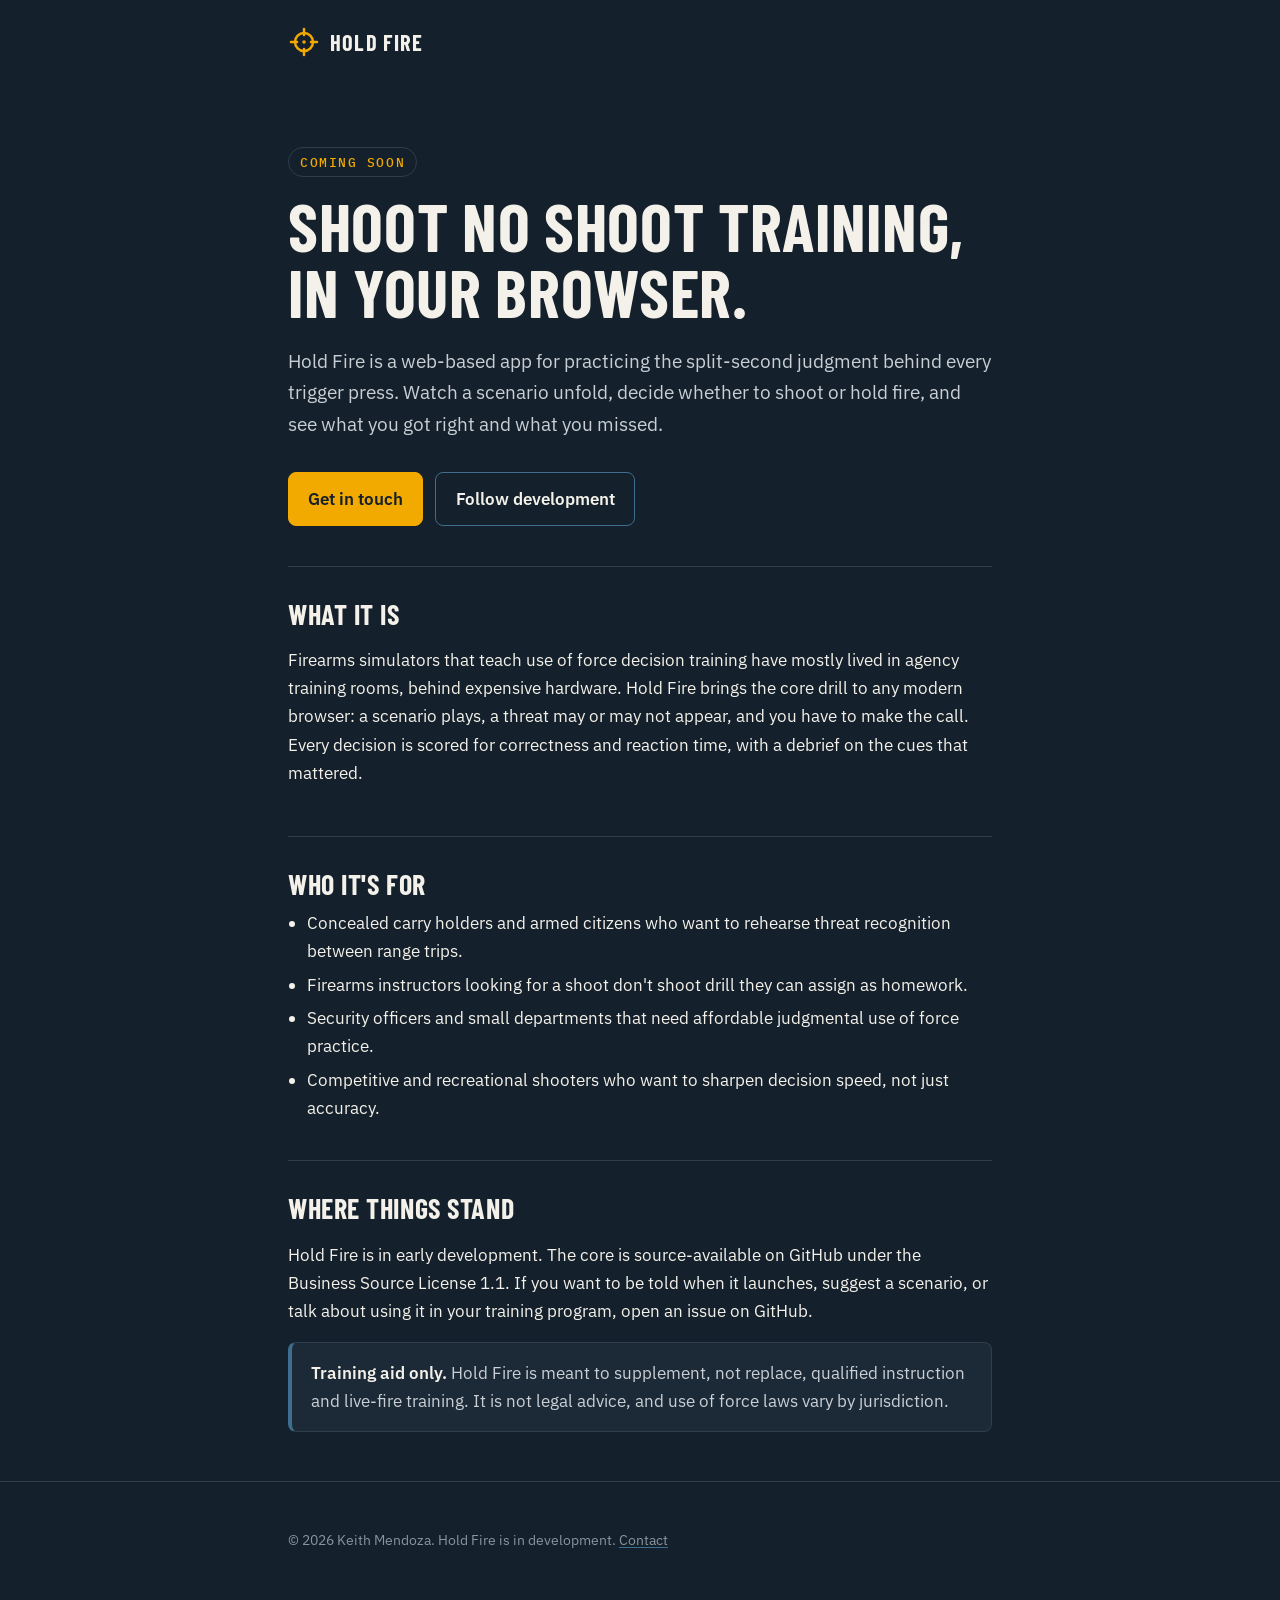
<file: site/index.html>
<!doctype html>
<html lang="en">
<head>
  <meta charset="utf-8">
  <meta name="viewport" content="width=device-width, initial-scale=1">
  <title>Hold Fire | Shoot No Shoot Training in Your Browser</title>
  <meta name="description" content="Hold Fire is a web-based shoot no shoot training app for practicing use of force decision making with realistic scenarios. Coming soon.">
  <link rel="canonical" href="https://holdfire.app/">
  <meta name="theme-color" content="#14202B">
  <link rel="icon" href="favicon.svg" type="image/svg+xml">
  <link rel="preload" href="fonts/barlow-condensed-700.woff2" as="font" type="font/woff2" crossorigin>
  <link rel="preload" href="fonts/ibm-plex-sans-400.woff2" as="font" type="font/woff2" crossorigin>
  <link rel="stylesheet" href="styles.css">

  <meta property="og:type" content="website">
  <meta property="og:site_name" content="Hold Fire">
  <meta property="og:title" content="Hold Fire | Shoot No Shoot Training in Your Browser">
  <meta property="og:description" content="A web-based shoot no shoot training app for practicing use of force decision making. Coming soon.">
  <meta property="og:url" content="https://holdfire.app/">
  <meta property="og:image" content="https://holdfire.app/og-image.png">
  <meta property="og:image:width" content="1200">
  <meta property="og:image:height" content="630">
  <meta property="og:image:alt" content="Hold Fire: shoot no shoot decision training">
  <meta property="og:locale" content="en_US">

  <meta name="twitter:card" content="summary_large_image">
  <meta name="twitter:title" content="Hold Fire | Shoot No Shoot Training in Your Browser">
  <meta name="twitter:description" content="A web-based shoot no shoot training app for practicing use of force decision making. Coming soon.">
  <meta name="twitter:image" content="https://holdfire.app/og-image.png">
  <meta name="twitter:image:alt" content="Hold Fire: shoot no shoot decision training">

  <script type="application/ld+json">
  {
    "@context": "https://schema.org",
    "@graph": [
      {
        "@type": "Organization",
        "@id": "https://holdfire.app/#organization",
        "name": "Hold Fire",
        "url": "https://holdfire.app/",
        "logo": "https://holdfire.app/og-image.png",
        "description": "Web-based shoot no shoot and use of force decision training.",
        "founder": { "@type": "Person", "name": "Keith Mendoza" },
        "sameAs": ["https://github.com/keithmendozasr/hold-fire-core"]
      },
      {
        "@type": "WebSite",
        "@id": "https://holdfire.app/#website",
        "name": "Hold Fire",
        "url": "https://holdfire.app/",
        "inLanguage": "en-US",
        "publisher": { "@id": "https://holdfire.app/#organization" }
      }
    ]
  }
  </script>
</head>
<body>
  <header class="site">
    <div class="wrap">
      <a class="brand" href="/"><img src="favicon.svg" alt="" width="32" height="32">Hold Fire</a>
    </div>
  </header>

  <main>
    <div class="wrap">
      <div class="hero">
        <span class="eyebrow">Coming soon</span>
        <h1>Shoot no shoot training, in your browser.</h1>
        <p class="lede">Hold Fire is a web-based app for practicing the split-second judgment behind every trigger press. Watch a scenario unfold, decide whether to shoot or hold fire, and see what you got right and what you missed.</p>
        <div class="actions">
          <a class="button primary" href="https://github.com/keithmendozasr/hold-fire-core/issues">Get in touch</a>
          <a class="button ghost" href="https://github.com/keithmendozasr/hold-fire-core">Follow development</a>
        </div>
      </div>

      <section aria-labelledby="what">
        <h2 id="what">What it is</h2>
        <p>Firearms simulators that teach use of force decision training have mostly lived in agency training rooms, behind expensive hardware. Hold Fire brings the core drill to any modern browser: a scenario plays, a threat may or may not appear, and you have to make the call. Every decision is scored for correctness and reaction time, with a debrief on the cues that mattered.</p>
      </section>

      <section aria-labelledby="who">
        <h2 id="who">Who it's for</h2>
        <ul>
          <li>Concealed carry holders and armed citizens who want to rehearse threat recognition between range trips.</li>
          <li>Firearms instructors looking for a shoot don't shoot drill they can assign as homework.</li>
          <li>Security officers and small departments that need affordable judgmental use of force practice.</li>
          <li>Competitive and recreational shooters who want to sharpen decision speed, not just accuracy.</li>
        </ul>
      </section>

      <section aria-labelledby="status">
        <h2 id="status">Where things stand</h2>
        <p>Hold Fire is in early development. The core is source-available on GitHub under the Business Source License 1.1. If you want to be told when it launches, suggest a scenario, or talk about using it in your training program, open an issue on GitHub.</p>
        <p class="note"><strong>Training aid only.</strong> Hold Fire is meant to supplement, not replace, qualified instruction and live-fire training. It is not legal advice, and use of force laws vary by jurisdiction.</p>
      </section>
    </div>
  </main>

  <footer class="site">
    <div class="wrap">
      <p>&copy; 2026 Keith Mendoza. Hold Fire is in development. <a href="https://github.com/keithmendozasr/hold-fire-core/issues">Contact</a></p>
    </div>
  </footer>
</body>
</html>
</file>
<file: site/styles.css>
/* Brand fonts, self-hosted (Latin subset). SIL Open Font License 1.1, see fonts/OFL-*.txt */
@font-face { font-family: "Barlow Condensed"; font-style: normal; font-weight: 700; font-display: swap; src: url("fonts/barlow-condensed-700.woff2") format("woff2"); }
@font-face { font-family: "IBM Plex Sans"; font-style: normal; font-weight: 400; font-display: swap; src: url("fonts/ibm-plex-sans-400.woff2") format("woff2"); }
@font-face { font-family: "IBM Plex Sans"; font-style: normal; font-weight: 600; font-display: swap; src: url("fonts/ibm-plex-sans-600.woff2") format("woff2"); }
@font-face { font-family: "IBM Plex Mono"; font-style: normal; font-weight: 500; font-display: swap; src: url("fonts/ibm-plex-mono-500.woff2") format("woff2"); }

:root {
  color-scheme: dark;
  /* Hold Fire brand palette v0.1 (see "Hold Fire Colors") */
  --backstop: #14202B;
  --steel: #3E6D8E;
  --amber: #F2A900;
  --paper: #F4F1EA;
  --slate: #8A949E;

  --bg: var(--backstop);
  --surface: #1C2A37;      /* raised Backstop */
  --line: #2E3E4D;         /* dividers on Backstop */
  --text: var(--paper);    /* 14.6:1 on bg */
  --muted: #C9CFD5;        /* 10.5:1 on bg, 9.3:1 on surface */
  --subtle: var(--slate);  /* 5.4:1 on bg; footer only */
  --accent: var(--amber);  /* 8.2:1 on bg; use sparingly */
  --accent-ink: var(--backstop); /* text on Amber, 8.2:1 */
  --display: "Barlow Condensed", "Arial Narrow", "Roboto Condensed", "Helvetica Neue", sans-serif;
  --body: "IBM Plex Sans", system-ui, -apple-system, "Segoe UI", Roboto, "Helvetica Neue", Arial, sans-serif;
  --mono: "IBM Plex Mono", ui-monospace, "SFMono-Regular", Menlo, Consolas, monospace;
  --max: 46rem;
}
* { box-sizing: border-box; }
html { -webkit-text-size-adjust: 100%; }
body {
  margin: 0;
  background: var(--bg);
  color: var(--text);
  font: 1.0625rem/1.65 var(--body);
}
a { color: var(--text); text-decoration-color: var(--steel); text-underline-offset: .15em; }
a:hover { text-decoration-color: var(--accent); }
a:focus-visible, .button:focus-visible { outline: 3px solid var(--accent); outline-offset: 3px; }
.wrap { max-width: var(--max); margin: 0 auto; padding: 0 1rem; }
header.site { padding: 1.5rem 0; }
.brand { display: inline-flex; align-items: center; gap: .6rem; color: var(--text); text-decoration: none; font-family: var(--display); font-weight: 700; font-size: 1.4rem; letter-spacing: .06em; text-transform: uppercase; }
.brand img { width: 2rem; height: 2rem; }
.hero { padding: 3.5rem 0 2.5rem; }
.eyebrow { display: inline-block; font-family: var(--mono); font-size: .8rem; font-weight: 500; letter-spacing: .12em; text-transform: uppercase; color: var(--accent); border: 1px solid var(--line); border-radius: 999px; padding: .2rem .7rem; }
h1, h2 { font-family: var(--display); font-weight: 700; text-transform: uppercase; text-wrap: balance; }
h1 { font-size: clamp(2.6rem, 9vw, 4.2rem); line-height: .98; margin: 1rem 0 1.25rem; letter-spacing: .01em; }
h2 { font-size: 1.75rem; line-height: 1.1; letter-spacing: .02em; margin: 0 0 .6rem; }
.lede { font-size: 1.2rem; color: var(--muted); margin: 0 0 2rem; }
.actions { display: flex; flex-wrap: wrap; gap: .75rem; }
.button { display: inline-block; padding: .75rem 1.2rem; border-radius: .5rem; font-weight: 600; text-decoration: none; border: 1px solid var(--accent); }
.button.primary { background: var(--accent); color: var(--accent-ink); }
.button.ghost { color: var(--text); border-color: var(--steel); }
.button.ghost:hover { border-color: var(--accent); }
section { padding: 2rem 0; border-top: 1px solid var(--line); }
ul { padding-left: 1.2rem; margin: 0; }
li { margin: .35rem 0; }
.note { background: var(--surface); border: 1px solid var(--line); border-left: 4px solid var(--steel); border-radius: .5rem; padding: 1rem 1.2rem; color: var(--muted); }
.note strong { color: var(--text); font-weight: 600; }
strong, b { font-weight: 600; }
footer.site { border-top: 1px solid var(--line); padding: 2rem 0 3rem; color: var(--subtle); font-size: .9rem; }
footer.site a { color: var(--subtle); }
</file>
